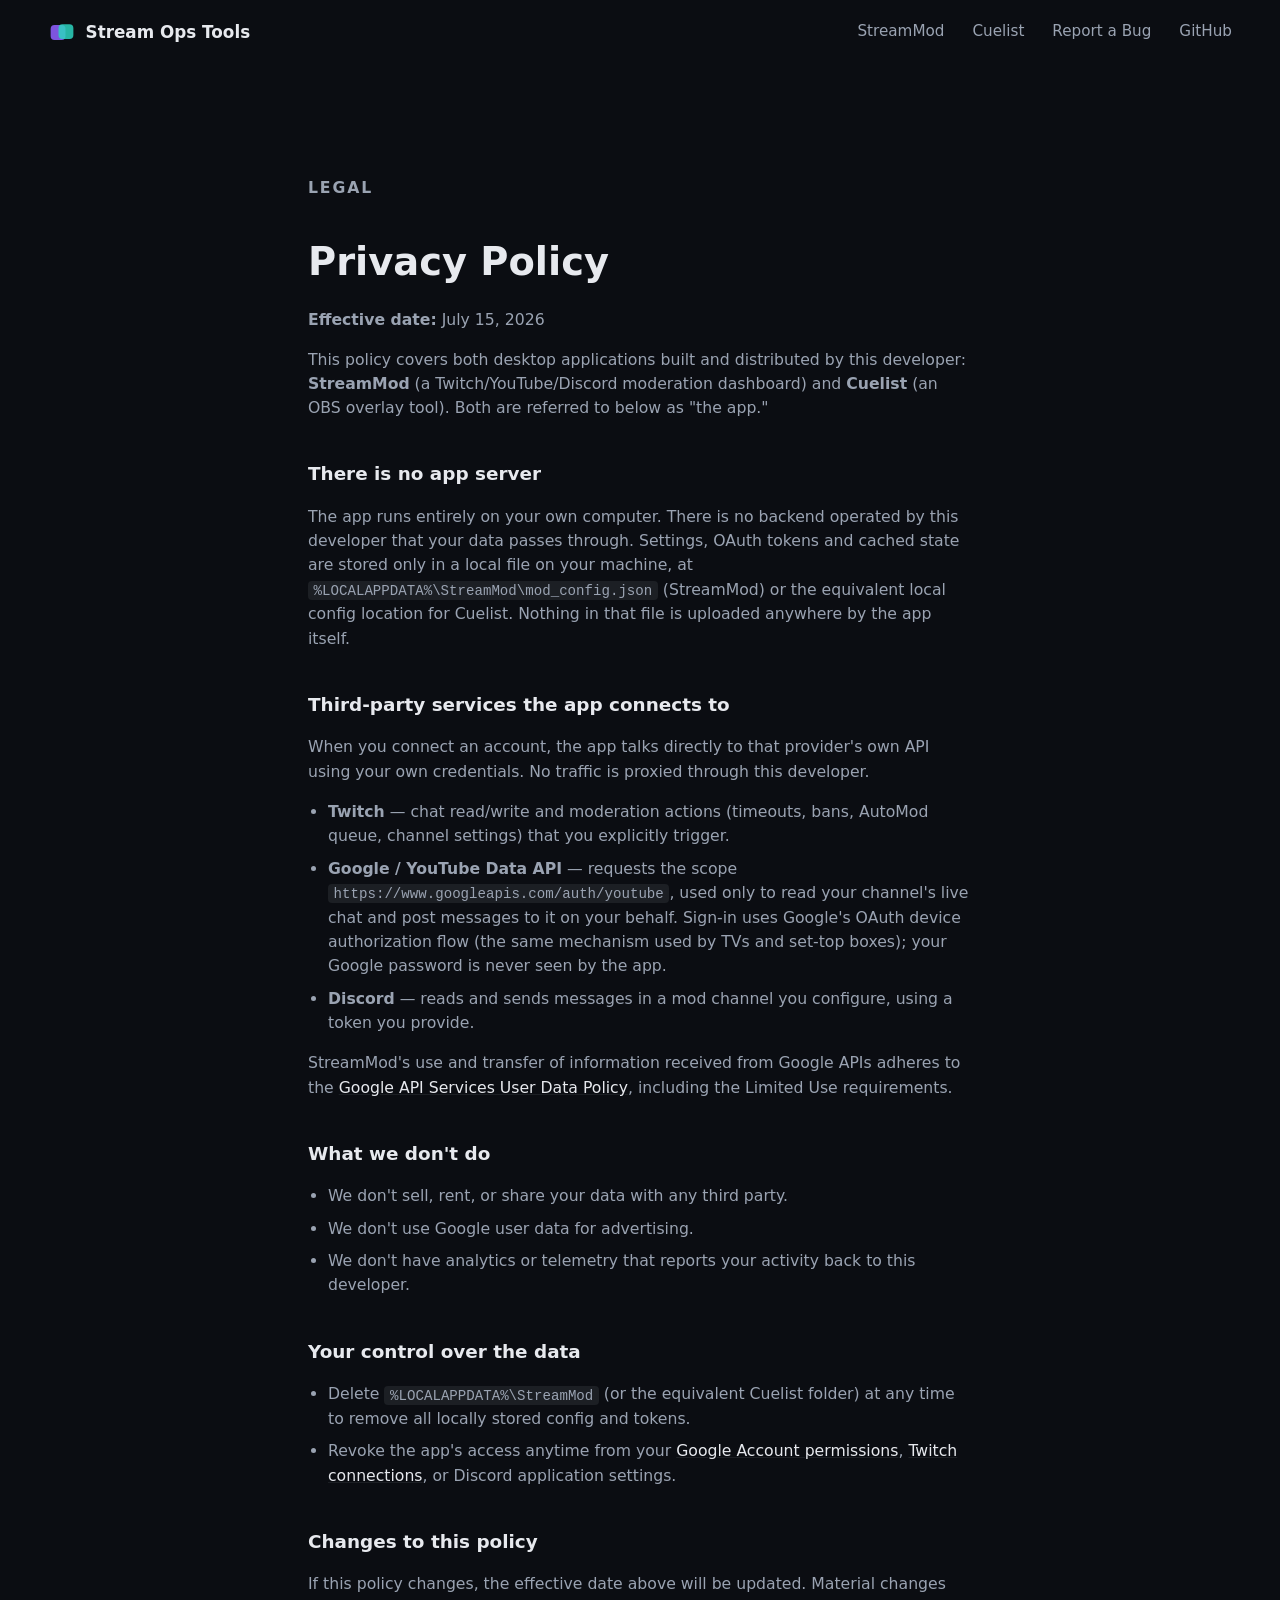
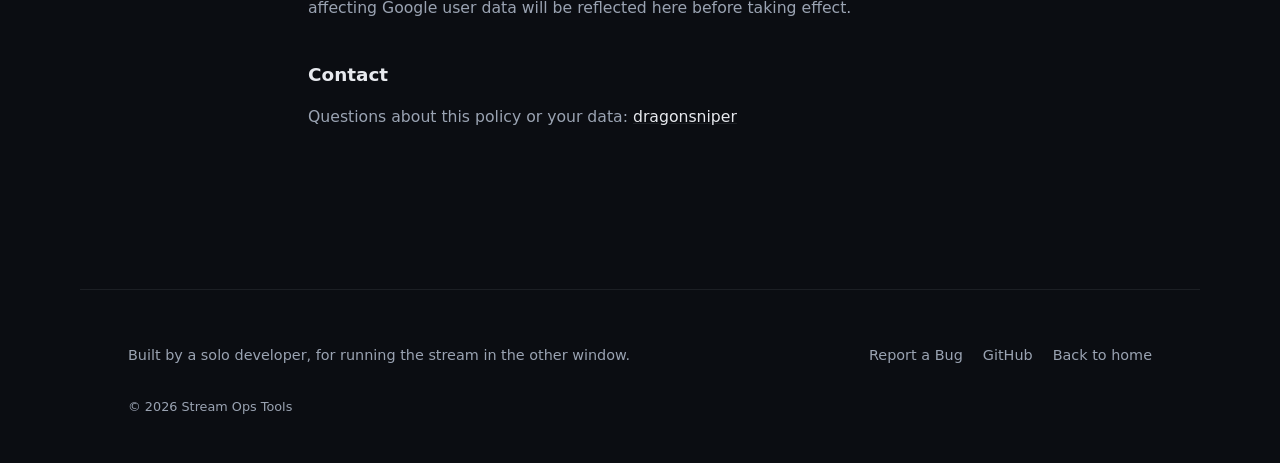
<file: privacy-policy.html>
<!doctype html>
<html lang="en">
<head>
<meta charset="utf-8">
<meta name="viewport" content="width=device-width, initial-scale=1">
<title>Privacy Policy — Stream Ops Tools</title>
<meta name="description" content="Privacy Policy for StreamMod and Cuelist, covering local data storage and Twitch, Google/YouTube and Discord API use.">
<link rel="icon" type="image/svg+xml" href="assets/favicon.svg">
<link rel="stylesheet" href="css/style.css?v=3">
<style>
  .legal {
    max-width: 760px;
    margin: 0 auto;
    padding-top: 7rem;
    padding-bottom: 5rem;
  }
  .legal h1 { font-size: clamp(1.8rem, 4vw, 2.4rem); margin-bottom: .5rem; }
  .legal .eyebrow { margin-bottom: 1.5rem; }
  .legal h2 { font-size: 1.15rem; margin: 2.5rem 0 .75rem; }
  .legal p, .legal li { color: var(--text-dim); font-size: .98rem; }
  .legal ul { padding-left: 1.25rem; }
  .legal li { margin-bottom: .5rem; }
  .legal a { color: var(--text); text-decoration: underline; text-decoration-color: var(--border); }
  .legal a:hover { text-decoration-color: var(--text); }
  .legal code {
    background: rgba(231, 233, 238, .08);
    border-radius: 4px;
    padding: .1rem .35rem;
    font-size: .9em;
  }
</style>
</head>
<body>

<header class="nav">
  <a class="nav__brand" href="index.html">
    <img src="assets/logos/site-mark.svg" alt="" width="28" height="28">
    <span>Stream Ops Tools</span>
  </a>
  <nav class="nav__links">
    <a href="index.html#streammod">StreamMod</a>
    <a href="index.html#cuelist">Cuelist</a>
    <a href="tickets.html">Report a Bug</a>
    <a href="https://github.com/Dragonsniper43/Mod-Dashboard-Releases" target="_blank" rel="noopener">GitHub</a>
  </nav>
</header>

<main>
  <section class="legal">
    <p class="eyebrow">Legal</p>
    <h1>Privacy Policy</h1>
    <p><strong>Effective date:</strong> July 15, 2026</p>
    <p>This policy covers both desktop applications built and distributed by this developer: <strong>StreamMod</strong> (a Twitch/YouTube/Discord moderation dashboard) and <strong>Cuelist</strong> (an OBS overlay tool). Both are referred to below as "the app."</p>

    <h2>There is no app server</h2>
    <p>The app runs entirely on your own computer. There is no backend operated by this developer that your data passes through. Settings, OAuth tokens and cached state are stored only in a local file on your machine, at <code>%LOCALAPPDATA%\StreamMod\mod_config.json</code> (StreamMod) or the equivalent local config location for Cuelist. Nothing in that file is uploaded anywhere by the app itself.</p>

    <h2>Third-party services the app connects to</h2>
    <p>When you connect an account, the app talks directly to that provider's own API using your own credentials. No traffic is proxied through this developer.</p>
    <ul>
      <li><strong>Twitch</strong> — chat read/write and moderation actions (timeouts, bans, AutoMod queue, channel settings) that you explicitly trigger.</li>
      <li><strong>Google / YouTube Data API</strong> — requests the scope <code>https://www.googleapis.com/auth/youtube</code>, used only to read your channel's live chat and post messages to it on your behalf. Sign-in uses Google's OAuth device authorization flow (the same mechanism used by TVs and set-top boxes); your Google password is never seen by the app.</li>
      <li><strong>Discord</strong> — reads and sends messages in a mod channel you configure, using a token you provide.</li>
    </ul>
    <p>StreamMod's use and transfer of information received from Google APIs adheres to the <a href="https://developers.google.com/terms/api-services-user-data-policy" target="_blank" rel="noopener">Google API Services User Data Policy</a>, including the Limited Use requirements.</p>

    <h2>What we don't do</h2>
    <ul>
      <li>We don't sell, rent, or share your data with any third party.</li>
      <li>We don't use Google user data for advertising.</li>
      <li>We don't have analytics or telemetry that reports your activity back to this developer.</li>
    </ul>

    <h2>Your control over the data</h2>
    <ul>
      <li>Delete <code>%LOCALAPPDATA%\StreamMod</code> (or the equivalent Cuelist folder) at any time to remove all locally stored config and tokens.</li>
      <li>Revoke the app's access anytime from your <a href="https://myaccount.google.com/permissions" target="_blank" rel="noopener">Google Account permissions</a>, <a href="https://www.twitch.tv/settings/connections" target="_blank" rel="noopener">Twitch connections</a>, or Discord application settings.</li>
    </ul>

    <h2>Changes to this policy</h2>
    <p>If this policy changes, the effective date above will be updated. Material changes affecting Google user data will be reflected here before taking effect.</p>

    <h2>Contact</h2>
    <p>Questions about this policy or your data: <a href="mailto:martintomprompt@gmail.com">dragonsniper</a></p>
  </section>
</main>

<footer class="site-footer">
  <p>Built by a solo developer, for running the stream in the other window.</p>
  <div class="site-footer__links">
    <a href="tickets.html">Report a Bug</a>
    <a href="https://github.com/Dragonsniper43/Mod-Dashboard-Releases" target="_blank" rel="noopener">GitHub</a>
    <a href="index.html">Back to home</a>
  </div>
  <p class="site-footer__copyright">&copy; 2026 Stream Ops Tools</p>
</footer>

</body>
</html>
</file>
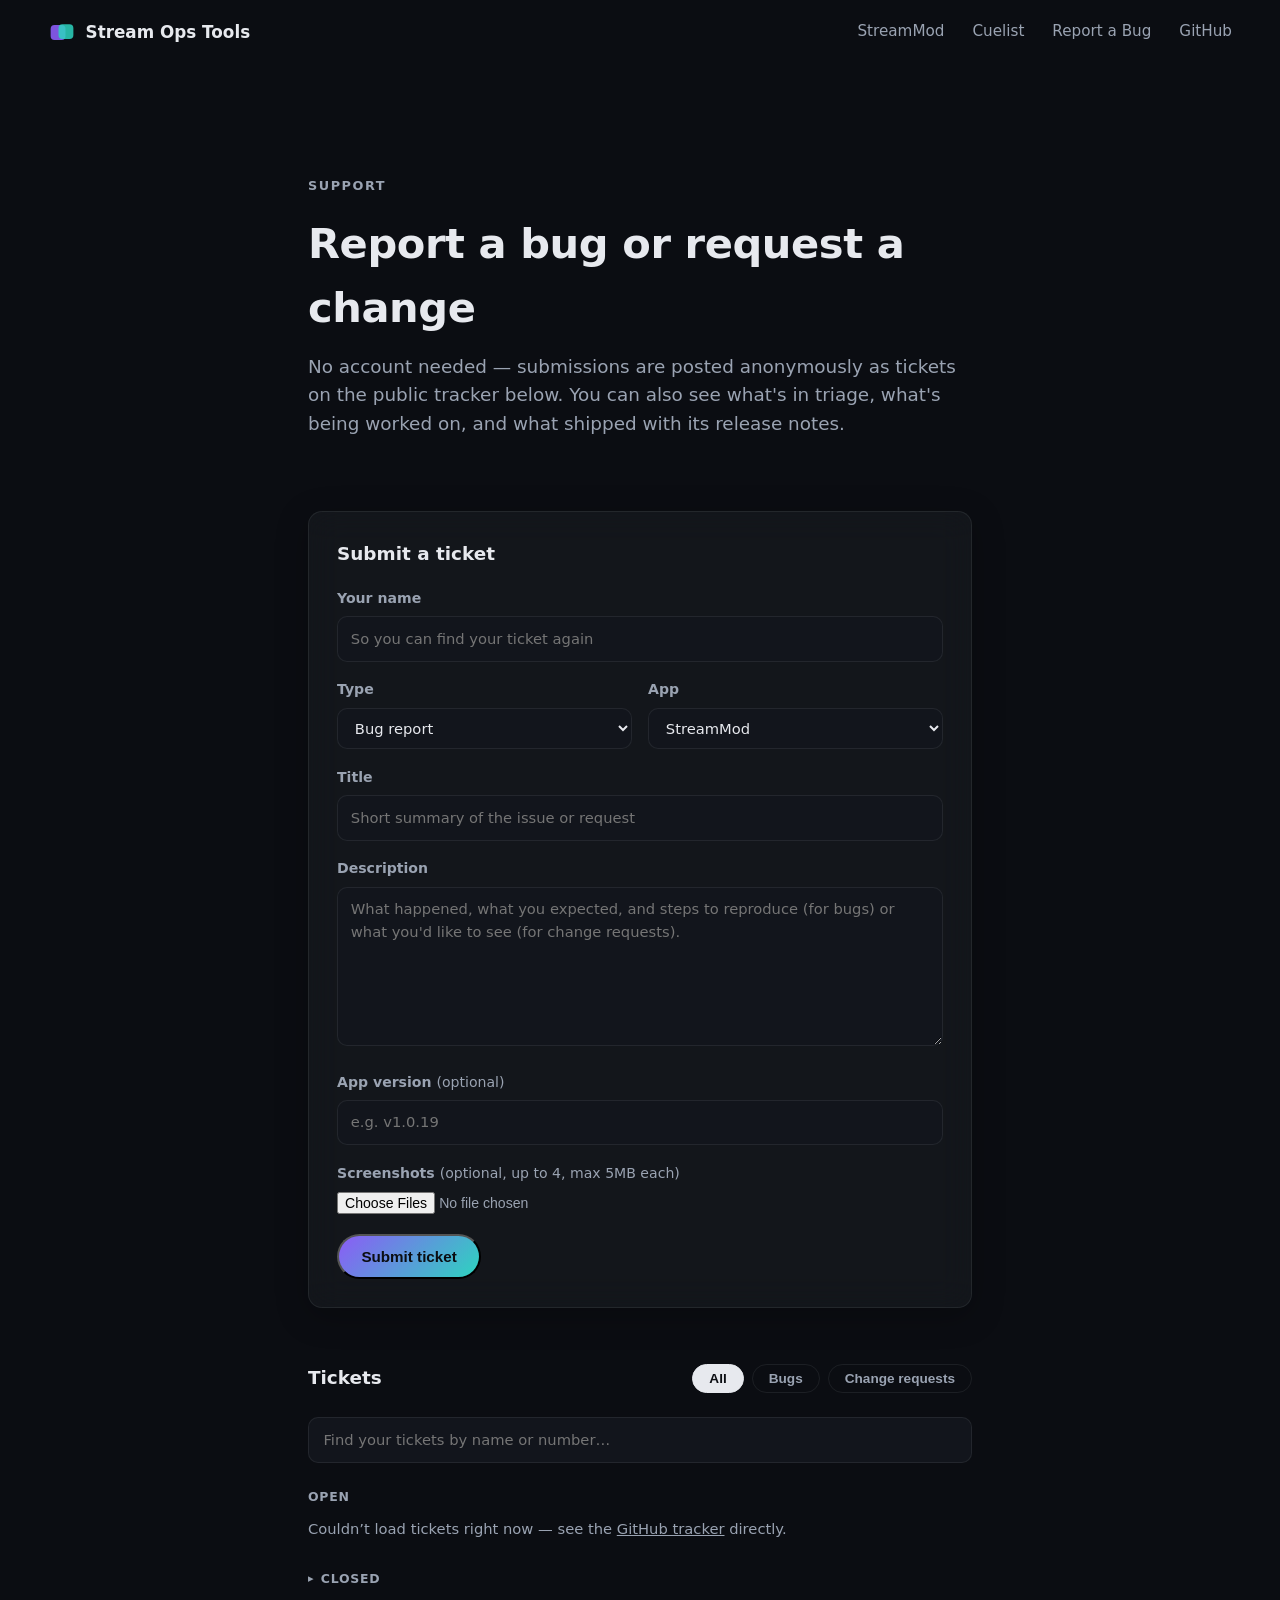
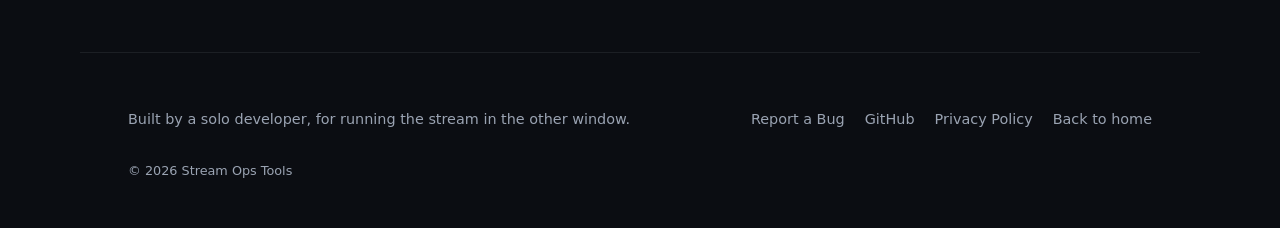
<file: tickets.html>
<!doctype html>
<html lang="en">
<head>
<meta charset="utf-8">
<meta name="viewport" content="width=device-width, initial-scale=1">
<title>Report a Bug — Stream Ops Tools</title>
<meta name="description" content="Report a bug or request a change for StreamMod or Cuelist, and track ticket status and release notes.">
<link rel="icon" type="image/svg+xml" href="assets/favicon.svg">
<link rel="stylesheet" href="css/style.css?v=3">
<link rel="stylesheet" href="css/tickets.css?v=4">
</head>
<body>

<header class="nav">
  <a class="nav__brand" href="index.html">
    <img src="assets/logos/site-mark.svg" alt="" width="28" height="28">
    <span>Stream Ops Tools</span>
  </a>
  <nav class="nav__links">
    <a href="index.html#streammod">StreamMod</a>
    <a href="index.html#cuelist">Cuelist</a>
    <a href="tickets.html">Report a Bug</a>
    <a href="https://github.com/Dragonsniper43/Mod-Dashboard-Releases" target="_blank" rel="noopener">GitHub</a>
  </nav>
</header>

<main>

  <section class="ticket-section ticket-intro">
    <p class="eyebrow reveal">Support</p>
    <h1 class="reveal" style="--i:1">Report a bug or request a change</h1>
    <p class="app-tagline reveal" style="--i:2">
      No account needed — submissions are posted anonymously as tickets on the public tracker below.
      You can also see what's in triage, what's being worked on, and what shipped with its release notes.
    </p>
  </section>

  <section class="ticket-section reveal" style="--i:1">
    <div class="ticket-form-card">
      <h2>Submit a ticket</h2>
      <form id="ticket-form" novalidate>
        <div class="form-field">
          <label for="ticket-name">Your name</label>
          <input type="text" id="ticket-name" name="submittedBy" maxlength="60" placeholder="So you can find your ticket again" required>
        </div>

        <div class="form-row">
          <div class="form-field">
            <label for="ticket-type">Type</label>
            <select id="ticket-type" name="type" required>
              <option value="bug">Bug report</option>
              <option value="change-request">Change request</option>
            </select>
          </div>
          <div class="form-field">
            <label for="ticket-app">App</label>
            <select id="ticket-app" name="app" required>
              <option value="streammod">StreamMod</option>
              <option value="cuelist">Cuelist</option>
              <option value="other">Other / not sure</option>
            </select>
          </div>
        </div>

        <div class="form-field">
          <label for="ticket-title">Title</label>
          <input type="text" id="ticket-title" name="title" maxlength="200" placeholder="Short summary of the issue or request" required>
        </div>

        <div class="form-field">
          <label for="ticket-description">Description</label>
          <textarea id="ticket-description" name="description" rows="6" placeholder="What happened, what you expected, and steps to reproduce (for bugs) or what you'd like to see (for change requests)." required></textarea>
        </div>

        <div class="form-field">
          <label for="ticket-version">App version <span class="form-field__optional">(optional)</span></label>
          <input type="text" id="ticket-version" name="version" maxlength="40" placeholder="e.g. v1.0.19">
        </div>

        <div class="form-field">
          <label for="ticket-image">Screenshots <span class="form-field__optional">(optional, up to 4, max 5MB each)</span></label>
          <input type="file" id="ticket-image" name="image" accept="image/png,image/jpeg,image/webp,image/gif" multiple>
          <span class="form-field__hint" id="ticket-image-hint"></span>
        </div>

        <!-- Honeypot: left blank by humans, tends to get auto-filled by bots -->
        <div class="form-field form-field--honeypot" aria-hidden="true">
          <label for="ticket-website">Website</label>
          <input type="text" id="ticket-website" name="website" tabindex="-1" autocomplete="off">
        </div>

        <div class="form-field">
          <div class="cf-turnstile" data-sitekey="0x4AAAAAAEHKNWu5AtYMvPap" data-action="submit_ticket"></div>
        </div>

        <div class="form-actions">
          <button type="submit" class="btn btn--primary" id="ticket-submit-btn">Submit ticket</button>
          <span class="form-result" id="ticket-form-result" role="status" aria-live="polite"></span>
        </div>
      </form>
    </div>
  </section>

  <section class="ticket-section reveal" style="--i:2">
    <div class="ticket-list-header">
      <div class="ticket-list-heading">
        <h2>Tickets</h2>
        <span class="ticket-updated" id="ticket-updated"></span>
      </div>
      <div class="ticket-filters" role="tablist" aria-label="Filter tickets by type">
        <button type="button" class="ticket-filter is-active" data-filter="all" role="tab" aria-selected="true">All</button>
        <button type="button" class="ticket-filter" data-filter="bug" role="tab" aria-selected="false">Bugs</button>
        <button type="button" class="ticket-filter" data-filter="change-request" role="tab" aria-selected="false">Change requests</button>
      </div>
    </div>

    <div class="ticket-search">
      <input type="search" id="ticket-search" placeholder="Find your tickets by name or number…" aria-label="Find your tickets by name or number">
      <button type="button" class="ticket-find-mine" id="ticket-find-mine" hidden>Find my tickets</button>
    </div>

    <h3 class="ticket-group-heading">Open</h3>
    <div id="ticket-list-open" class="ticket-list" aria-live="polite">
      <p class="ticket-list__state">Loading tickets…</p>
    </div>

    <details class="ticket-group-closed" id="ticket-closed-group">
      <summary class="ticket-group-heading">Closed <span class="ticket-group-count" id="ticket-closed-count"></span></summary>
      <div id="ticket-list-closed" class="ticket-list"></div>
    </details>
  </section>

</main>

<footer class="site-footer">
  <p>Built by a solo developer, for running the stream in the other window.</p>
  <div class="site-footer__links">
    <a href="tickets.html">Report a Bug</a>
    <a href="https://github.com/Dragonsniper43/Mod-Dashboard-Releases" target="_blank" rel="noopener">GitHub</a>
    <a href="privacy-policy.html">Privacy Policy</a>
    <a href="index.html">Back to home</a>
  </div>
  <p class="site-footer__copyright">&copy; <span id="year"></span> Stream Ops Tools</p>
</footer>

<script src="https://challenges.cloudflare.com/turnstile/v0/api.js" async defer></script>
<script src="js/main.js?v=9"></script>
<script src="js/tickets.js?v=4"></script>
</body>
</html>
</file>
<file: css/style.css>
/* ---------- Tokens ---------- */
:root {
  --bg: #0b0d12;
  --bg-elevated: #12151c;
  --text: #e7e9ee;
  --text-dim: #9aa3b2;
  --accent-streammod: #8b5cf6;
  --accent-cuelist: #2dd4bf;
  --border: rgba(231, 233, 238, .08);
  --radius: 14px;
  --gutter: clamp(1.25rem, 4vw, 3rem);
  --max-width: 1120px;
}

* { box-sizing: border-box; }

html {
  scroll-behavior: smooth;
}

body {
  margin: 0;
  background: var(--bg);
  color: var(--text);
  font-family: 'Segoe UI', system-ui, -apple-system, sans-serif;
  line-height: 1.55;
  -webkit-font-smoothing: antialiased;
}

img { max-width: 100%; display: block; }

a { color: inherit; }

section, header, footer { padding-left: var(--gutter); padding-right: var(--gutter); }

/* ---------- Nav ---------- */
.nav {
  position: sticky;
  top: 0;
  z-index: 50;
  display: flex;
  align-items: center;
  justify-content: space-between;
  padding-top: 1.1rem;
  padding-bottom: 1.1rem;
  transition: background-color .3s ease, backdrop-filter .3s ease, padding .3s ease, border-color .3s ease;
  border-bottom: 1px solid transparent;
}

.nav.scrolled {
  background-color: rgba(11, 13, 18, .75);
  backdrop-filter: blur(14px);
  -webkit-backdrop-filter: blur(14px);
  padding-top: .7rem;
  padding-bottom: .7rem;
  border-bottom-color: var(--border);
}

.nav__brand {
  display: flex;
  align-items: center;
  gap: .6rem;
  font-weight: 700;
  text-decoration: none;
  font-size: 1.05rem;
}

.nav__links {
  display: flex;
  gap: 1.75rem;
  font-size: .95rem;
}

.nav__links a {
  text-decoration: none;
  color: var(--text-dim);
  transition: color .2s ease;
}

.nav__links a:hover { color: var(--text); }

/* ---------- Hero ---------- */
.hero {
  position: relative;
  min-height: min(88vh, 720px);
  display: flex;
  align-items: center;
  overflow: hidden;
  isolation: isolate;
}

.hero__blobs {
  position: absolute;
  inset: 0;
  z-index: -1;
}

.blob {
  position: absolute;
  border-radius: 50%;
  filter: blur(80px);
  opacity: .55;
}

.blob--a {
  width: 480px; height: 480px;
  background: var(--accent-streammod);
  top: -120px; left: -80px;
  animation: float-a 22s ease-in-out infinite alternate;
}

.blob--b {
  width: 420px; height: 420px;
  background: var(--accent-cuelist);
  bottom: -140px; right: -60px;
  animation: float-b 26s ease-in-out infinite alternate;
}

.blob--c {
  width: 300px; height: 300px;
  background: #6366f1;
  top: 30%; left: 45%;
  opacity: .35;
  animation: float-c 30s ease-in-out infinite alternate;
}

@keyframes float-a {
  from { transform: translate(0, 0) scale(1); }
  to   { transform: translate(60px, 40px) scale(1.1); }
}
@keyframes float-b {
  from { transform: translate(0, 0) scale(1); }
  to   { transform: translate(-50px, -30px) scale(1.15); }
}
@keyframes float-c {
  from { transform: translate(0, 0); }
  to   { transform: translate(-40px, 50px); }
}

.hero__content {
  max-width: var(--max-width);
  margin: 0 auto;
  width: 100%;
}

.eyebrow {
  text-transform: uppercase;
  letter-spacing: .12em;
  font-size: .8rem;
  font-weight: 600;
  color: var(--text-dim);
  margin: 0 0 1rem;
}

.hero h1 {
  font-size: clamp(2.2rem, 5.5vw, 3.6rem);
  line-height: 1.12;
  margin: 0 0 1.25rem;
  font-weight: 800;
  letter-spacing: -.01em;
}

.hero__sub {
  font-size: clamp(1rem, 1.6vw, 1.2rem);
  color: var(--text-dim);
  max-width: 640px;
  margin: 0 0 2rem;
}

.hero__sub strong { color: var(--text); }

.hero__cta { display: flex; gap: 1rem; flex-wrap: wrap; }

/* ---------- Buttons ---------- */
.btn {
  display: inline-flex;
  align-items: center;
  gap: .5rem;
  padding: .75rem 1.4rem;
  border-radius: 999px;
  font-weight: 600;
  font-size: .95rem;
  text-decoration: none;
  transition: transform .2s ease, box-shadow .2s ease, background-color .2s ease, opacity .2s ease;
}

.btn--primary {
  background: linear-gradient(135deg, var(--accent-streammod), var(--accent-cuelist));
  color: #0b0d12;
}

.btn--primary:hover { transform: translateY(-2px); box-shadow: 0 10px 30px rgba(139, 92, 246, .35); }

.btn--ghost {
  background: transparent;
  border: 1px solid var(--border);
  color: var(--text);
}

.btn--ghost:hover { border-color: rgba(231, 233, 238, .3); transform: translateY(-2px); }

.btn--disabled {
  background: var(--bg-elevated);
  border: 1px solid var(--border);
  color: var(--text-dim);
  cursor: default;
  pointer-events: none;
}

.badge {
  font-size: .72rem;
  font-weight: 600;
  padding: .2rem .55rem;
  border-radius: 999px;
  background: rgba(231, 233, 238, .1);
  color: var(--text-dim);
}

/* ---------- App sections ---------- */
.app-section {
  max-width: var(--max-width);
  margin: 0 auto;
  padding-top: 7rem;
  padding-bottom: 3rem;
}

.app-section__intro { max-width: 720px; margin-bottom: 2.5rem; }

.app-lockup { margin-bottom: 1.25rem; }

.app-tagline {
  font-size: 1.15rem;
  color: var(--text-dim);
  margin: 0 0 1rem;
}

.version-badge {
  display: inline-block;
  font-size: .78rem;
  font-weight: 700;
  padding: .25rem .65rem;
  border-radius: 999px;
  letter-spacing: .02em;
}

.version-badge--violet { background: rgba(139, 92, 246, .18); color: #c4b5fd; }
.version-badge--teal { background: rgba(45, 212, 191, .18); color: #99f6e4; }

.app-section__shot { margin-bottom: 3rem; }

.window-frame {
  background: var(--bg-elevated);
  border: 1px solid var(--border);
  border-radius: var(--radius);
  overflow: hidden;
  box-shadow: 0 20px 60px rgba(0, 0, 0, .45);
}

.window-frame__bar {
  display: flex;
  gap: .4rem;
  padding: .7rem .9rem;
  background: rgba(231, 233, 238, .04);
  border-bottom: 1px solid var(--border);
}

.window-frame__bar span {
  width: 10px; height: 10px;
  border-radius: 50%;
  background: rgba(231, 233, 238, .18);
}

.window-frame img { width: 100%; cursor: zoom-in; }
.window-frame img:focus-visible { outline: 2px solid var(--accent-cuelist); outline-offset: -2px; }

/* ---------- Gallery grid ---------- */
.gallery-grid {
  display: grid;
  grid-template-columns: repeat(auto-fit, minmax(220px, 1fr));
  gap: 1.25rem;
  margin-bottom: 2.5rem;
}

.gallery-item {
  margin: 0;
}

.window-frame--sm {
  box-shadow: 0 10px 30px rgba(0, 0, 0, .35);
}

.window-frame--sm img {
  aspect-ratio: 16 / 10;
  object-fit: cover;
  object-position: top left;
}

.gallery-item figcaption {
  margin-top: .6rem;
  font-size: .85rem;
  color: var(--text-dim);
  text-align: center;
}

/* ---------- Feature grid ---------- */
.feature-grid {
  display: grid;
  grid-template-columns: repeat(auto-fit, minmax(260px, 1fr));
  gap: 1.25rem;
  margin-bottom: 2.5rem;
}

.card {
  background: rgba(231, 233, 238, .04);
  backdrop-filter: blur(16px);
  -webkit-backdrop-filter: blur(16px);
  border: 1px solid var(--border);
  border-radius: var(--radius);
  padding: 1.5rem;
  box-shadow: 0 8px 32px rgba(0, 0, 0, .25);
  transition: transform .25s ease, box-shadow .25s ease, border-color .25s ease;
}

.card:hover {
  transform: translateY(-4px);
  border-color: rgba(231, 233, 238, .18);
  box-shadow: 0 16px 40px rgba(0, 0, 0, .4);
}

.card h3 { margin: 0 0 .5rem; font-size: 1.05rem; }
.card p { margin: 0; color: var(--text-dim); font-size: .95rem; }

.app-section__cta { display: flex; gap: 1rem; flex-wrap: wrap; }

/* ---------- Footer ---------- */
.site-footer {
  max-width: var(--max-width);
  margin: 4rem auto 0;
  padding-top: 2.5rem;
  padding-bottom: 3rem;
  border-top: 1px solid var(--border);
  color: var(--text-dim);
  font-size: .9rem;
  display: flex;
  flex-wrap: wrap;
  align-items: center;
  justify-content: space-between;
  gap: 1rem;
}

.site-footer__links { display: flex; gap: 1.25rem; }
.site-footer__links a { text-decoration: none; color: var(--text-dim); }
.site-footer__links a:hover { color: var(--text); }
.site-footer__copyright { width: 100%; margin: 0; font-size: .8rem; }

/* ---------- Scroll reveal ---------- */
.reveal {
  opacity: 0;
  transform: translateY(24px);
  transition: opacity .6s ease, transform .6s ease;
  transition-delay: calc(var(--i, 0) * 80ms);
}

.reveal.is-visible {
  opacity: 1;
  transform: none;
}

/* ---------- Lightbox ---------- */
body.lightbox-locked { overflow: hidden; }

.lightbox {
  display: none;
  position: fixed;
  inset: 0;
  z-index: 100;
  background: rgba(6, 7, 10, .92);
  backdrop-filter: blur(6px);
  -webkit-backdrop-filter: blur(6px);
  align-items: center;
  justify-content: center;
  padding: clamp(1rem, 5vw, 4rem);
  cursor: zoom-out;
}

.lightbox.is-open { display: flex; }

.lightbox img {
  max-width: 100%;
  max-height: 100%;
  border-radius: 10px;
  box-shadow: 0 20px 60px rgba(0, 0, 0, .6);
  cursor: default;
}

.lightbox__close {
  position: absolute;
  top: clamp(.75rem, 3vw, 2rem);
  right: clamp(.75rem, 3vw, 2rem);
  width: 44px;
  height: 44px;
  border-radius: 50%;
  border: 1px solid var(--border);
  background: var(--bg-elevated);
  color: var(--text);
  font-size: 1.1rem;
  cursor: pointer;
  transition: background-color .2s ease, transform .2s ease;
}

.lightbox__close:hover { background: rgba(231, 233, 238, .15); transform: scale(1.05); }

/* ---------- Reduced motion ---------- */
@media (prefers-reduced-motion: reduce) {
  html { scroll-behavior: auto; }
  .blob { animation: none; }
  .reveal {
    opacity: 1;
    transform: none;
    transition: none;
  }
  .btn--primary:hover, .btn--ghost:hover, .card:hover {
    transform: none;
  }
}

/* ---------- Responsive ---------- */
@media (max-width: 720px) {
  .nav__links { gap: 1rem; font-size: .85rem; }
  .hero { min-height: auto; padding-top: 6rem; padding-bottom: 3rem; }
  .app-section { padding-top: 4.5rem; }
}
</file>
<file: css/tickets.css>
/* ---------- Ticket page layout ---------- */
.ticket-section {
  max-width: 760px;
  margin: 0 auto;
  padding-top: 3.5rem;
}

.ticket-intro {
  padding-top: 7rem;
}

.ticket-intro h1 {
  font-size: clamp(1.9rem, 4.5vw, 2.6rem);
  margin: 0 0 .75rem;
  font-weight: 800;
  letter-spacing: -.01em;
}

/* ---------- Form ---------- */
.ticket-form-card {
  background: rgba(231, 233, 238, .04);
  backdrop-filter: blur(16px);
  -webkit-backdrop-filter: blur(16px);
  border: 1px solid var(--border);
  border-radius: var(--radius);
  padding: 1.75rem;
  box-shadow: 0 8px 32px rgba(0, 0, 0, .25);
}

.ticket-form-card h2 {
  margin: 0 0 1.25rem;
  font-size: 1.15rem;
}

.form-row {
  display: grid;
  grid-template-columns: 1fr 1fr;
  gap: 1rem;
}

.form-field {
  margin-bottom: 1.1rem;
}

.form-field label {
  display: block;
  font-size: .88rem;
  font-weight: 600;
  color: var(--text-dim);
  margin-bottom: .4rem;
}

.form-field__optional {
  font-weight: 400;
  text-transform: none;
  letter-spacing: 0;
}

.form-field input[type="text"],
.form-field select,
.form-field textarea {
  width: 100%;
  background: var(--bg-elevated);
  border: 1px solid var(--border);
  border-radius: 10px;
  padding: .65rem .8rem;
  color: var(--text);
  font: inherit;
  font-size: .92rem;
  transition: border-color .2s ease;
}

.form-field input[type="text"]:focus,
.form-field select:focus,
.form-field textarea:focus {
  outline: none;
  border-color: var(--accent-cuelist);
}

.form-field textarea { resize: vertical; min-height: 8rem; }

.form-field input[type="file"] {
  width: 100%;
  color: var(--text-dim);
  font-size: .88rem;
}

.form-field__hint {
  display: block;
  font-size: .82rem;
  color: var(--text-dim);
  margin-top: .35rem;
}

.form-field__hint[data-state="error"] {
  color: #fca5a5;
}

.form-field--honeypot {
  position: absolute;
  left: -9999px;
  width: 1px;
  height: 1px;
  overflow: hidden;
}

.form-actions {
  display: flex;
  align-items: center;
  gap: 1rem;
  flex-wrap: wrap;
}

.form-actions .btn:disabled {
  opacity: .6;
  cursor: default;
  pointer-events: none;
}

.form-result {
  font-size: .9rem;
}

.form-result[data-state="success"] { color: var(--accent-cuelist); }
.form-result[data-state="error"] { color: #fca5a5; }

/* ---------- Ticket list ---------- */
.ticket-list-header {
  display: flex;
  flex-wrap: wrap;
  align-items: center;
  justify-content: space-between;
  gap: 1rem;
  margin-bottom: 1.5rem;
}

.ticket-list-header h2 {
  margin: 0;
  font-size: 1.15rem;
}

.ticket-list-heading {
  display: flex;
  align-items: baseline;
  gap: .6rem;
  flex-wrap: wrap;
}

.ticket-updated {
  font-size: .78rem;
  font-weight: 400;
  color: var(--text-dim);
}

.ticket-filters {
  display: flex;
  gap: .5rem;
}

.ticket-filter {
  background: transparent;
  border: 1px solid var(--border);
  color: var(--text-dim);
  border-radius: 999px;
  padding: .4rem 1rem;
  font-size: .85rem;
  font-weight: 600;
  cursor: pointer;
  transition: color .2s ease, border-color .2s ease, background-color .2s ease;
}

.ticket-filter:hover { color: var(--text); }

.ticket-filter.is-active {
  color: var(--bg);
  background: var(--text);
  border-color: var(--text);
}

.ticket-search {
  display: flex;
  align-items: center;
  gap: .6rem;
  margin-bottom: 1.5rem;
}

.ticket-search input[type="search"] {
  flex: 1;
  min-width: 0;
  background: var(--bg-elevated);
  border: 1px solid var(--border);
  border-radius: 10px;
  padding: .65rem .9rem;
  color: var(--text);
  font: inherit;
  font-size: .92rem;
  transition: border-color .2s ease;
}

.ticket-search input[type="search"]:focus {
  outline: none;
  border-color: var(--accent-cuelist);
}

.ticket-find-mine {
  flex-shrink: 0;
  background: transparent;
  border: 1px solid var(--border);
  color: var(--text-dim);
  border-radius: 999px;
  padding: .55rem 1rem;
  font-size: .82rem;
  font-weight: 600;
  cursor: pointer;
  white-space: nowrap;
  transition: color .2s ease, border-color .2s ease;
}

.ticket-find-mine:hover {
  color: var(--text);
  border-color: rgba(231, 233, 238, .18);
}

.ticket-find-mine[hidden] {
  display: none;
}

.ticket-group-heading {
  font-size: .78rem;
  font-weight: 700;
  text-transform: uppercase;
  letter-spacing: .06em;
  color: var(--text-dim);
  margin: 0 0 .75rem;
}

.ticket-group-closed {
  margin-top: 1.75rem;
}

.ticket-group-closed summary.ticket-group-heading {
  cursor: pointer;
  list-style: none;
  display: flex;
  align-items: center;
  gap: .4rem;
  margin-bottom: 0;
}

.ticket-group-closed summary.ticket-group-heading::-webkit-details-marker {
  display: none;
}

.ticket-group-closed summary.ticket-group-heading::before {
  content: '▸';
  display: inline-block;
  font-size: .7rem;
  transition: transform .2s ease;
}

.ticket-group-closed[open] summary.ticket-group-heading::before {
  transform: rotate(90deg);
}

.ticket-group-count {
  font-weight: 400;
  text-transform: none;
  letter-spacing: 0;
}

.ticket-group-closed .ticket-list {
  margin-top: 1rem;
}

.ticket-group-closed .ticket-card {
  opacity: .82;
}

.ticket-list {
  display: flex;
  flex-direction: column;
  gap: 1rem;
}

.ticket-list__state {
  color: var(--text-dim);
  font-size: .92rem;
  margin: 0;
}

.ticket-card {
  background: rgba(231, 233, 238, .04);
  border: 1px solid var(--border);
  border-radius: var(--radius);
  padding: 1.1rem 1.4rem;
  text-decoration: none;
  color: var(--text);
  display: block;
  transition: transform .2s ease, border-color .2s ease;
}

.ticket-card:hover {
  transform: translateY(-2px);
  border-color: rgba(231, 233, 238, .18);
}

.ticket-card__header {
  display: flex;
  flex-wrap: wrap;
  align-items: center;
  gap: .6rem;
  margin-bottom: .5rem;
}

.ticket-card__number {
  font-size: .82rem;
  font-weight: 600;
  color: var(--text-dim);
  font-variant-numeric: tabular-nums;
}

.ticket-card__title {
  font-weight: 600;
  font-size: .98rem;
  margin-right: auto;
}

.ticket-card__meta {
  font-size: .8rem;
  color: var(--text-dim);
}

.ticket-card__note {
  margin-top: .6rem;
  padding-top: .6rem;
  border-top: 1px solid var(--border);
  font-size: .88rem;
  color: var(--text-dim);
}

.ticket-card__note strong { color: var(--text); }

.ticket-badge {
  font-size: .72rem;
  font-weight: 600;
  padding: .2rem .55rem;
  border-radius: 999px;
  white-space: nowrap;
}

.ticket-badge--bug { background: rgba(248, 113, 113, .18); color: #fca5a5; }
.ticket-badge--change-request { background: rgba(139, 92, 246, .18); color: #c4b5fd; }

.ticket-badge--status-triage { background: rgba(231, 233, 238, .1); color: var(--text-dim); }
.ticket-badge--status-in-progress { background: rgba(250, 204, 21, .18); color: #fde68a; }
.ticket-badge--status-released { background: rgba(45, 212, 191, .18); color: #99f6e4; }
.ticket-badge--status-closed { background: rgba(231, 233, 238, .1); color: var(--text-dim); }

/* ---------- Responsive ---------- */
@media (max-width: 720px) {
  .ticket-intro { padding-top: 6rem; }
  .form-row { grid-template-columns: 1fr; }
}
</file>
